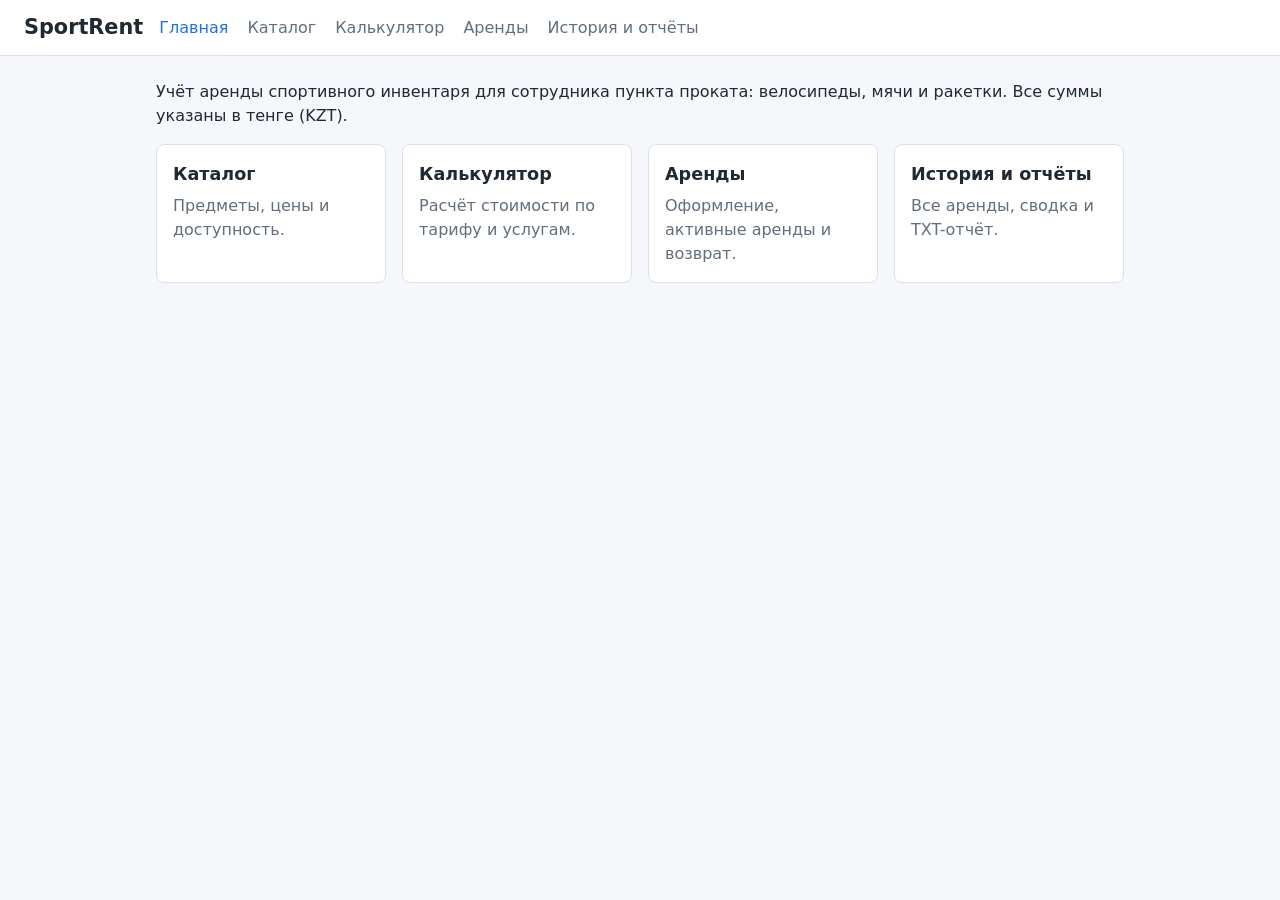
<file: src/main/resources/static/index.html>
<!DOCTYPE html>
<html lang="ru">
<head>
    <meta charset="UTF-8">
    <meta name="viewport" content="width=device-width, initial-scale=1">
    <title>SportRent</title>
    <link rel="stylesheet" href="css/common.css">
</head>
<body>
<header class="site-header">
    <h1>SportRent</h1>
    <nav>
        <a href="index.html" class="active">Главная</a>
        <a href="catalog.html">Каталог</a>
        <a href="pricing.html">Калькулятор</a>
        <a href="rentals.html">Аренды</a>
        <a href="history.html">История и отчёты</a>
    </nav>
</header>
<main class="container">
    <p>Учёт аренды спортивного инвентаря для сотрудника пункта проката: велосипеды, мячи и ракетки.
        Все суммы указаны в тенге (KZT).</p>
    <div class="cards">
        <a class="card" href="catalog.html"><h2>Каталог</h2><p>Предметы, цены и доступность.</p></a>
        <a class="card" href="pricing.html"><h2>Калькулятор</h2><p>Расчёт стоимости по тарифу и услугам.</p></a>
        <a class="card" href="rentals.html"><h2>Аренды</h2><p>Оформление, активные аренды и возврат.</p></a>
        <a class="card" href="history.html"><h2>История и отчёты</h2><p>Все аренды, сводка и TXT-отчёт.</p></a>
    </div>
</main>
</body>
</html>
</file>
<file: src/main/resources/static/css/common.css>
:root {
    --bg: #f5f7fa; --surface: #fff; --text: #1f2933; --muted: #616e7c;
    --primary: #1f6feb; --border: #d9e2ec; --ok: #1a7f37; --err: #c62828;
}
* { box-sizing: border-box; }
body { margin: 0; font-family: system-ui, -apple-system, "Segoe UI", Roboto, sans-serif;
       background: var(--bg); color: var(--text); line-height: 1.5; }
.site-header { background: var(--surface); border-bottom: 1px solid var(--border);
               padding: 12px 24px; display: flex; flex-wrap: wrap; gap: 16px; align-items: center; }
.site-header h1 { margin: 0; font-size: 1.3rem; }
.site-header nav a { margin-right: 14px; color: var(--muted); text-decoration: none; }
.site-header nav a.active, .site-header nav a:hover { color: var(--primary); }
.container { max-width: 1000px; margin: 24px auto; padding: 0 16px; }
.cards { display: grid; grid-template-columns: repeat(auto-fit, minmax(210px, 1fr)); gap: 16px; }
.card { background: var(--surface); border: 1px solid var(--border); border-radius: 8px;
        padding: 16px; color: inherit; text-decoration: none; }
.card:hover { border-color: var(--primary); }
.card h2 { margin: 0 0 6px; font-size: 1.1rem; }
.card p { margin: 0; color: var(--muted); }
table { width: 100%; border-collapse: collapse; background: var(--surface); }
th, td { padding: 8px 10px; border-bottom: 1px solid var(--border); text-align: left; }
label { display: block; margin: 10px 0 4px; font-weight: 600; }
input, select { padding: 7px 9px; border: 1px solid var(--border); border-radius: 6px; font: inherit; }
button { padding: 8px 14px; border: 0; border-radius: 6px; background: var(--primary);
         color: #fff; font: inherit; cursor: pointer; }
button.secondary { background: #e4e7eb; color: var(--text); }
button.danger { background: var(--err); }
.message { padding: 10px 12px; border-radius: 6px; margin: 12px 0; }
.message.success { background: #e6f4ea; color: var(--ok); }
.message.error { background: #fdecea; color: var(--err); }
.field-error { color: var(--err); font-size: .9rem; }
.hidden { display: none; }
</file>
